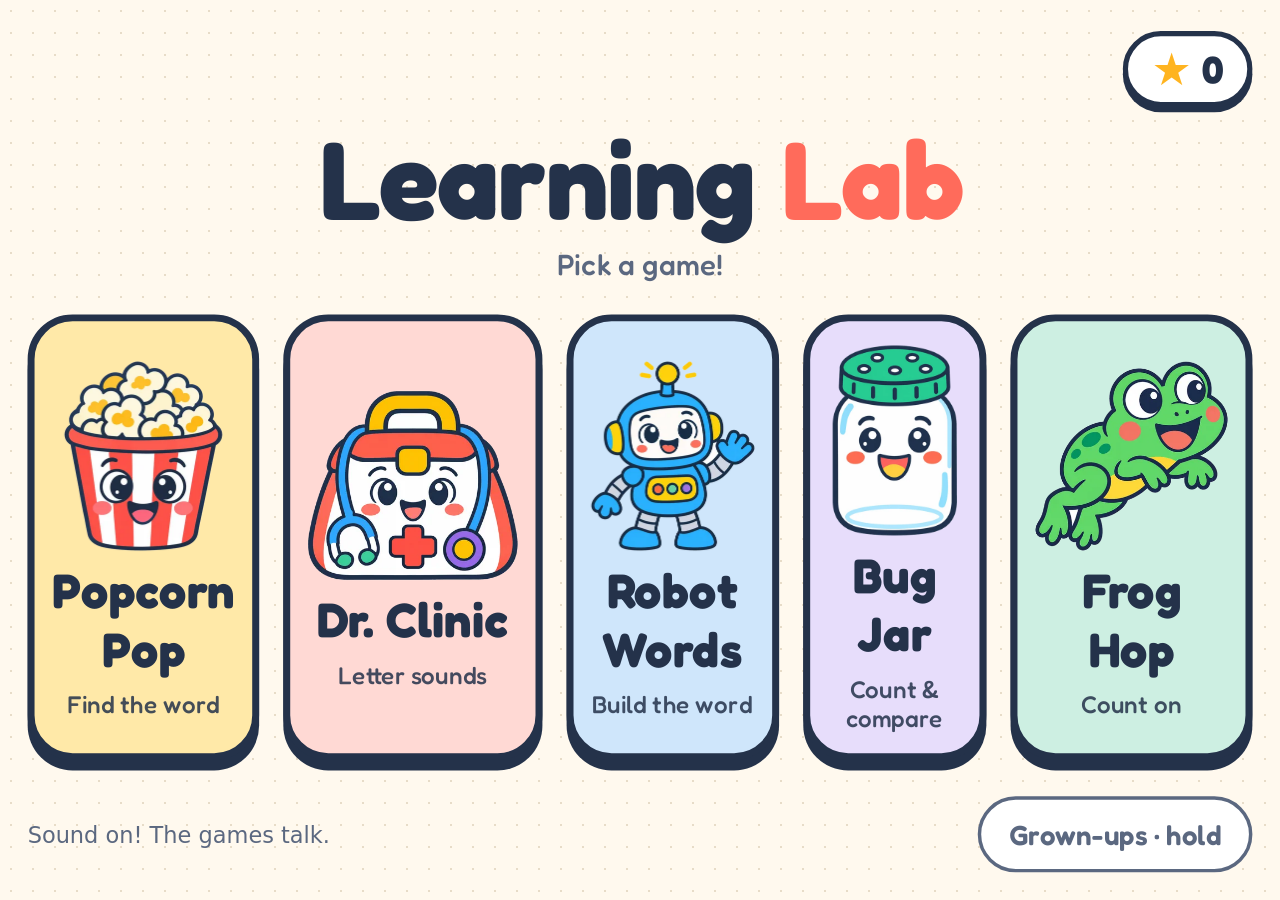
<file: games.html>
<!doctype html>
<html lang="en"><head><meta charset="utf-8">
<meta name="viewport" content="width=device-width, initial-scale=1">
<meta name="robots" content="noindex, nofollow">
<title>Learning Lab</title>
<meta http-equiv="refresh" content="0; url=lab/">
<script>location.replace("lab/");</script>
</head><body style="font-family:system-ui;padding:24px"><a href="lab/">Open Learning Lab</a></body></html>
</file>
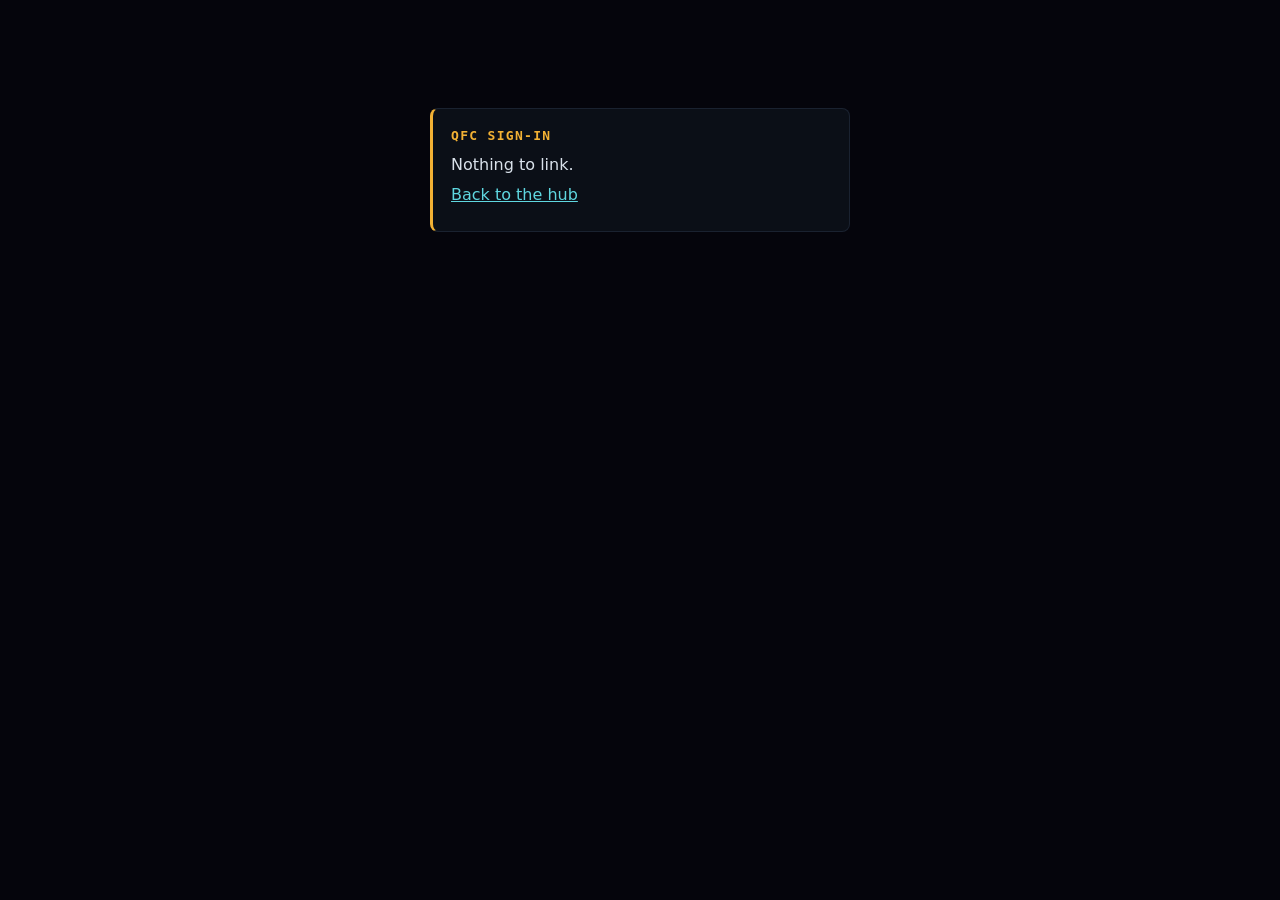
<file: kroger.html>
<!doctype html>
<html lang="en"><head><meta charset="utf-8"><meta name="viewport" content="width=device-width,initial-scale=1,viewport-fit=cover">
<title>Bridge</title>
<meta name="robots" content="noindex">
<style>
:root{color-scheme:dark;--bg:#05050c;--panel:#0b0f17;--ink:#d9e1ea;--mute:#7c8794;--amber:#f2b134;--cyan:#5fd7e0;--red:#ff5c5c;--line:#1a2230}
html,body{margin:0;background:var(--bg);color:var(--ink);font:16px/1.5 "IBM Plex Sans",system-ui,-apple-system,sans-serif}
main{max-width:420px;margin:12vh auto 0;padding:0 16px}
.card{background:var(--panel);border:1px solid var(--line);border-left:3px solid var(--amber);border-radius:8px;padding:18px}
h1{font:600 13px/1.4 "IBM Plex Mono",ui-monospace,Menlo,monospace;letter-spacing:.1em;text-transform:uppercase;color:var(--amber);margin:0 0 8px}
p{margin:6px 0}.m{color:var(--mute)}.bad{color:var(--red)}
a{color:var(--cyan)}
</style></head>
<body><main><div class="card"><h1>QFC sign-in</h1><p id="msg">One moment.</p><p class="m" id="sub"></p></div></main>
<script>
/* kroger.html: where Kroger sends Amy back after she signs in (RECIPE-CART-SPEC.md §10.2).
   Static, no Firebase, no secrets. It checks the state it set before leaving, stashes the
   one-time code in localStorage, and returns her to the hub, where family.js hands the code
   to the Mac's runner through household/kroger_auth. The code is never put in a URL again
   and never shown. Everything this page needs is in the query string Kroger built. */
(function(){
  var q={}; location.search.replace(/^\?/,'').split('&').forEach(function(kv){ if(!kv) return; var i=kv.indexOf('='); q[decodeURIComponent(kv.slice(0,i<0?kv.length:i))]=decodeURIComponent((i<0?'':kv.slice(i+1)).replace(/\+/g,' ')); });
  var msg=document.getElementById('msg'), sub=document.getElementById('sub');
  var want=null, back='/captains-log/home.html';
  try{ want=localStorage.getItem('qfc.state'); back=localStorage.getItem('qfc.return')||back; localStorage.removeItem('qfc.state'); }catch(e){}
  if(q.error){ msg.textContent='QFC did not sign you in.'; msg.className='bad'; sub.innerHTML='('+(q.error_description||q.error).replace(/[<>&]/g,'')+') <a href="'+back+'">Back to the hub</a>'; return; }
  if(!q.code){ msg.textContent='Nothing to link.'; sub.innerHTML='<a href="'+back+'">Back to the hub</a>'; return; }
  if(want&&q.state!==want){ msg.textContent='That sign-in did not start from this phone.'; msg.className='bad'; sub.innerHTML='Open the hub and tap Link QFC again. <a href="'+back+'">Back to the hub</a>'; return; }
  try{ localStorage.setItem('qfc.code',JSON.stringify({code:q.code,at:Date.now()})); }catch(e){ msg.textContent='This browser blocks storage, so the link cannot finish here.'; msg.className='bad'; return; }
  msg.textContent='Signed in. Taking you back to the hub.';
  history.replaceState(null,'',location.pathname);
  setTimeout(function(){ location.replace(back); },600);
})();
</script></body></html>
</file>
